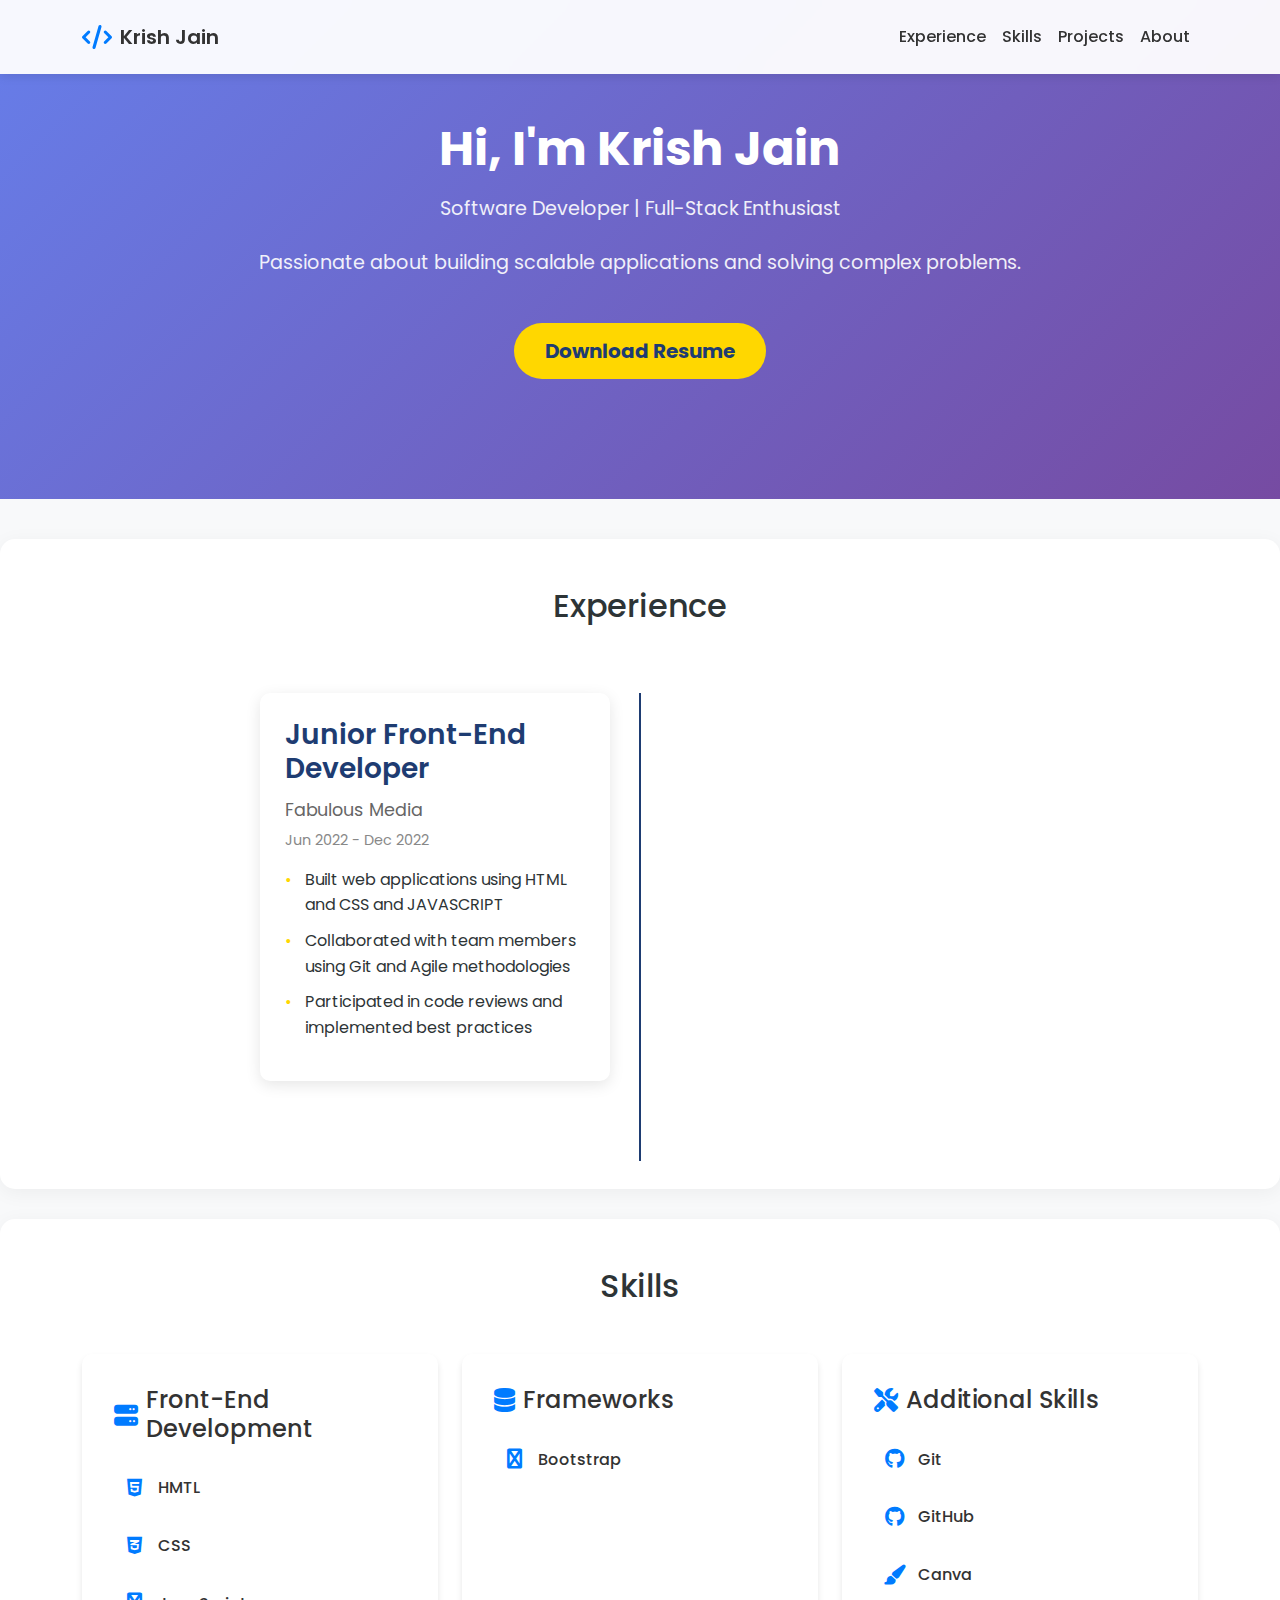
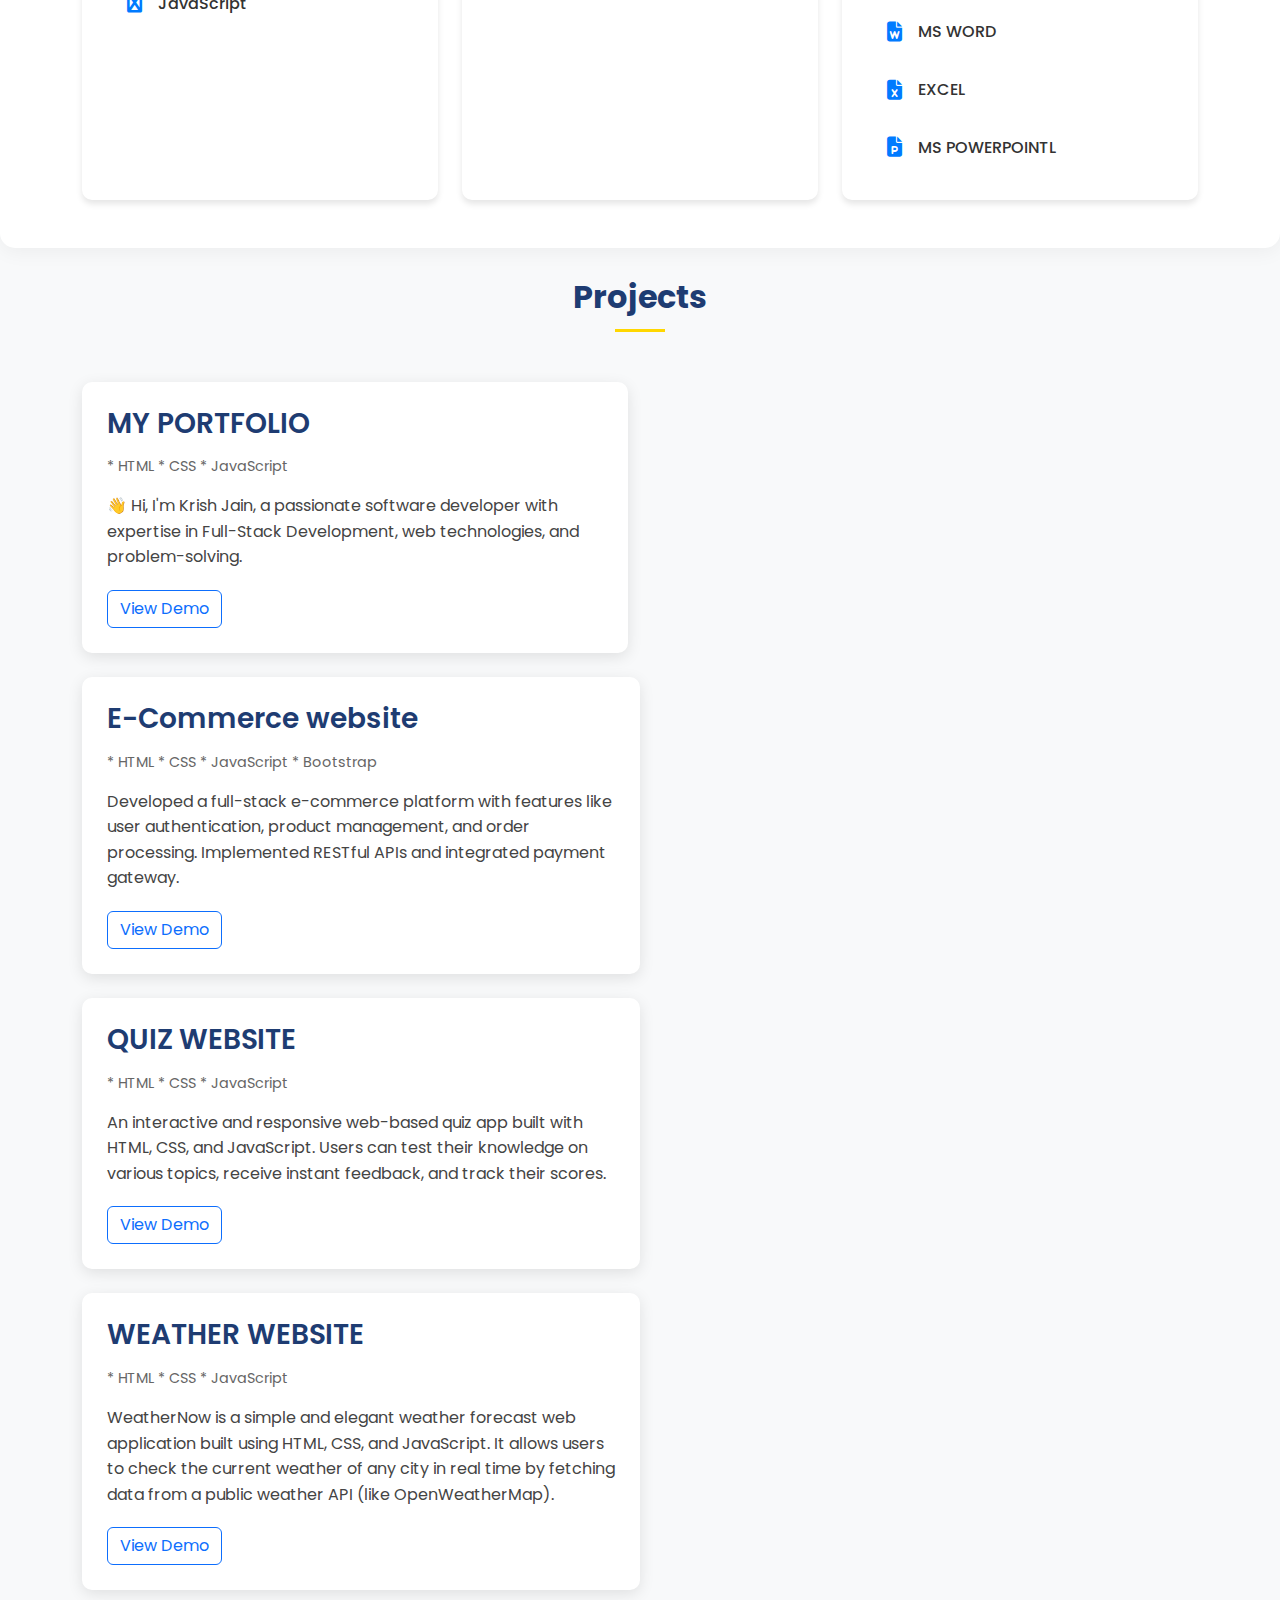
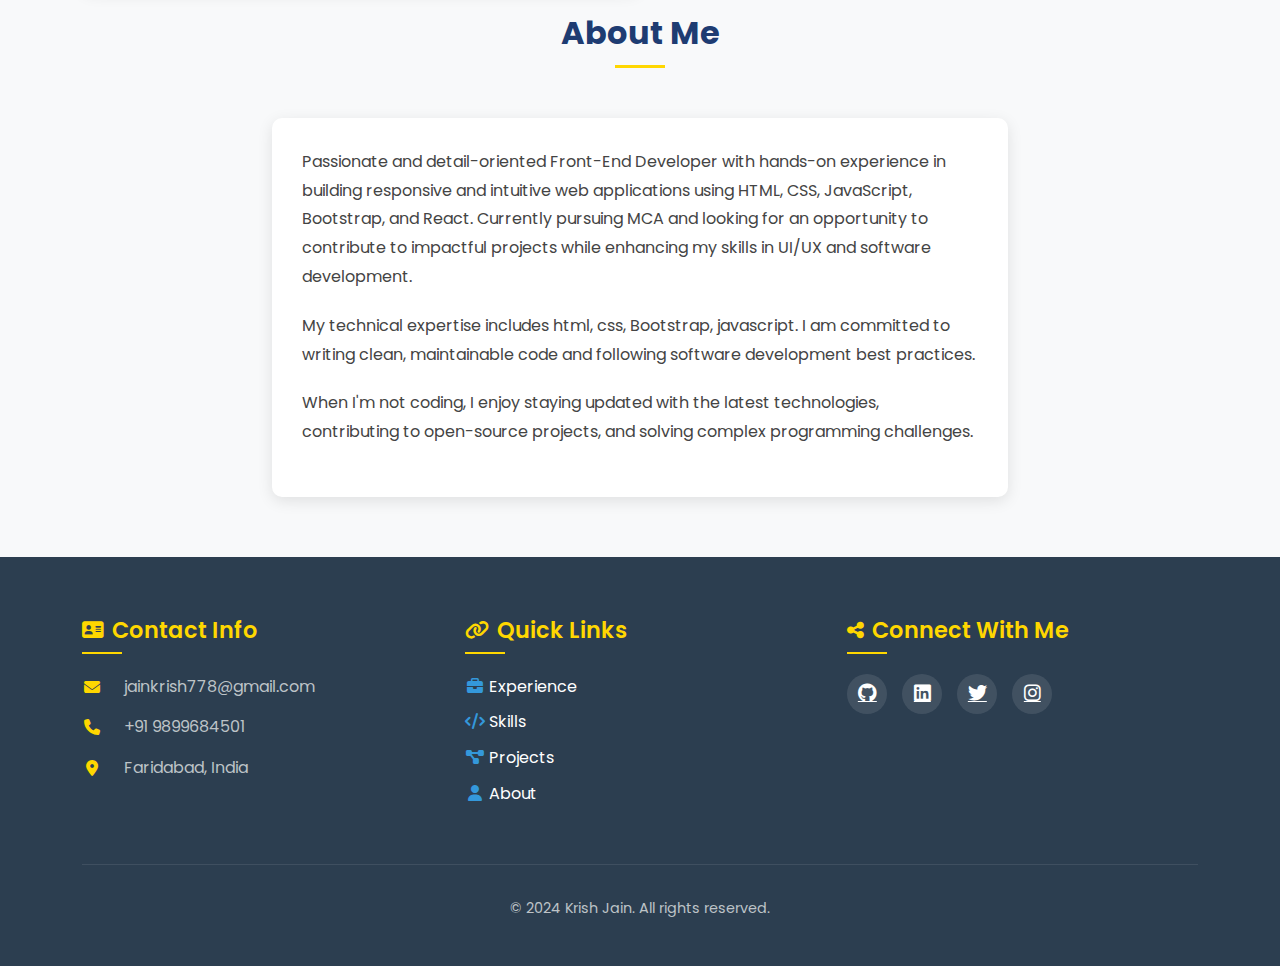
<file: index.html>
<!DOCTYPE html>
<html lang="en">
<head>
    <meta charset="UTF-8">
    <meta name="viewport" content="width=device-width, initial-scale=1.0">
    <meta name="description" content="Krish Jain - frontend Developer Enthusiast Portfolio">
    <meta name="keywords" content=" frontend Developer, Web Development, Software Developer">
    <title>Krish Jain - Portfolio</title>
    <link href="https://cdn.jsdelivr.net/npm/bootstrap@5.3.0/dist/css/bootstrap.min.css" rel="stylesheet">
    <link href="https://fonts.googleapis.com/css2?family=Poppins:wght@300;400;500;600;700&display=swap" rel="stylesheet">
    <link rel="stylesheet" href="https://cdnjs.cloudflare.com/ajax/libs/font-awesome/6.0.0/css/all.min.css">
    <link rel="stylesheet" href="style.css">
</head>

<body>
    <div id="header"></div>
    
    <div class="hero">
        <h1>Hi, I'm Krish Jain</h1>
        <p>Software Developer | Full-Stack Enthusiast</p>
        <p>Passionate about building scalable applications and solving complex problems.</p>
        <a href="/my-portfolio/krish_Jain.pdf" download="krish_Jain.pdf" class="btn btn-lg">Download Resume</a>
    </div>

    <div id="experience"></div>
    <div id="skills"></div>
    <div id="projects"></div>
    <div id="about"></div>
    <div id="footer"></div>
    
    <!-- Scroll to top button -->
    <div class="scroll-top">
        <i class="fas fa-arrow-up"></i>
    </div>

    <script>
        function loadComponent(id, file) {
            fetch(file)
                .then(response => response.text())
                .then(data => document.getElementById(id).innerHTML = data);
        }
    
        // Load all components
        loadComponent("header", "header.html");
        loadComponent("footer", "footer.html");
        loadComponent("experience", "experience.html");
        loadComponent("skills", "skills.html");
        loadComponent("projects", "projects.html");
        loadComponent("about", "about.html");
        
        // Scroll to top functionality
        document.addEventListener('DOMContentLoaded', function() {
            const scrollTopBtn = document.querySelector('.scroll-top');
            
            window.addEventListener('scroll', function() {
                if (window.pageYOffset > 300) {
                    scrollTopBtn.classList.add('visible');
                } else {
                    scrollTopBtn.classList.remove('visible');
                }
            });
            
            scrollTopBtn.addEventListener('click', function() {
                window.scrollTo({
                    top: 0,
                    behavior: 'smooth'
                });
            });
            
            // Add animation to project cards
            const projectCards = document.querySelectorAll('.project-card');
            
            const observer = new IntersectionObserver((entries) => {
                entries.forEach(entry => {
                    if (entry.isIntersecting) {
                        entry.target.style.opacity = '1';
                        entry.target.style.transform = 'translateY(0)';
                    }
                });
            }, { threshold: 0.1 });
            
            projectCards.forEach(card => {
                card.style.opacity = '0';
                card.style.transform = 'translateY(20px)';
                observer.observe(card);
            });
        });
    </script>
    <script src="https://cdn.jsdelivr.net/npm/bootstrap@5.3.0/dist/js/bootstrap.bundle.min.js"></script>
</body>
</html>
</file>
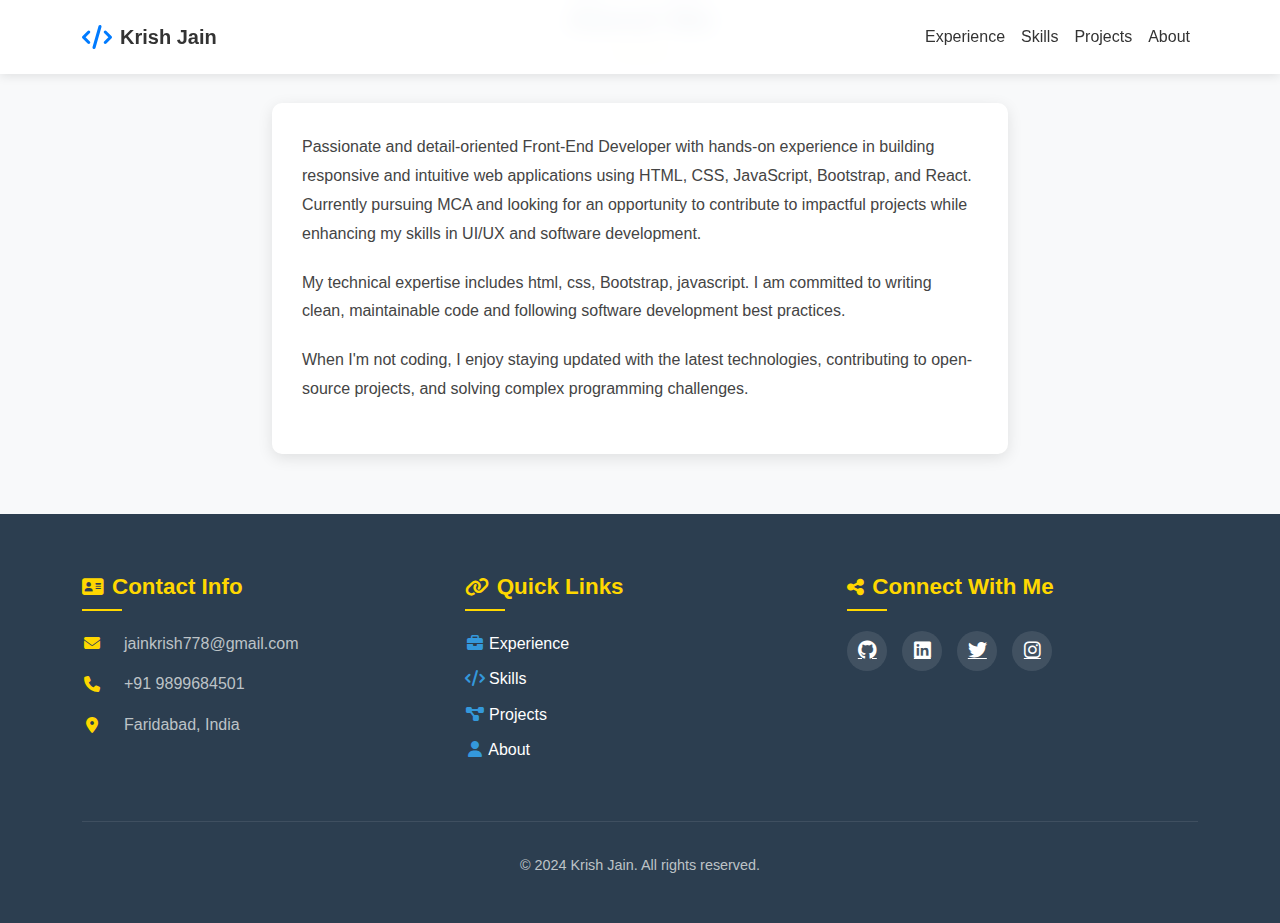
<file: about.html>
<!DOCTYPE html>
<html lang="en">

<head>
    <meta charset="UTF-8">
    <meta name="viewport" content="width=device-width, initial-scale=1.0">
    <title>About me</title>
</head>

<body>

    <div id="header"></div>
    <div class="container">
        <h2 class="section-title">About Me</h2>
        <div class="row">
            <div class="col-md-8 mx-auto">
                <div class="about-content">
                    <p>
                        Passionate and detail-oriented Front-End Developer with hands-on experience in building
                        responsive and intuitive web applications using HTML, CSS, JavaScript, Bootstrap, and React. Currently pursuing
                        MCA and looking for an opportunity to contribute to impactful projects while enhancing my skills in
                        UI/UX and software development. 
                    </p>
                    <p>
                        My technical expertise includes html, css, Bootstrap, javascript. I am committed to writing
                        clean, maintainable code and
                        following software development best practices.
                    </p>
                    <p>
                        When I'm not coding, I enjoy staying updated with the latest technologies,
                        contributing to open-source projects, and solving complex programming challenges.
                    </p>
                </div>
            </div>
        </div>
    </div>
    <div id="footer"></div>
    <script>
        // Function to load HTML files into elements
        function loadComponent(id, file) {
            fetch(file)
                .then(response => response.text())
                .then(data => document.getElementById(id).innerHTML = data);
        }

        // Load Header and Footer
        loadComponent("header", "header.html");
        loadComponent("footer", "footer.html");
    </script>
    <script src="https://cdn.jsdelivr.net/npm/bootstrap@5.3.0/dist/js/bootstrap.bundle.min.js"></script>
</body>

</html>
</file>
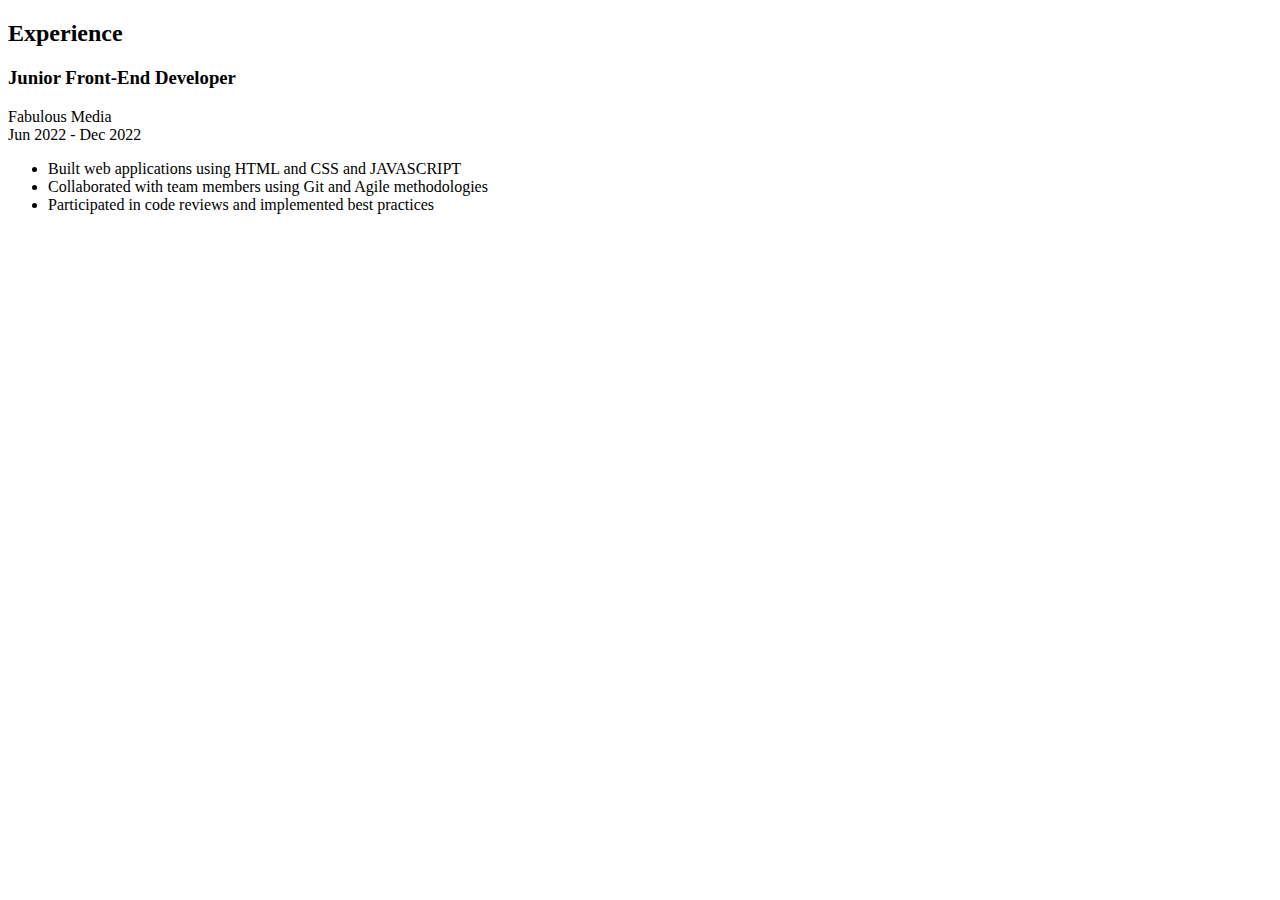
<file: experience.html>
<!DOCTYPE html>
<section id="experience" class="py-5">
    <div class="container">
        <h2 class="text-center mb-5">Experience</h2>
        <div class="timeline">
            <div class="timeline-item">
                <div class="timeline-content">
                    <h3>Junior Front-End Developer</h3>
                    <div class="company">Fabulous Media</div>
                    <div class="date">Jun 2022 - Dec 2022</div>
                    <ul class="achievements">
                        <li>Built web applications using HTML and CSS and JAVASCRIPT</li>
                        <li>Collaborated with team members using Git and Agile methodologies</li>
                        <li>Participated in code reviews and implemented best practices</li>
                    </ul>
                </div>
            </div>
        </div>
    </div>
</section>
</file>
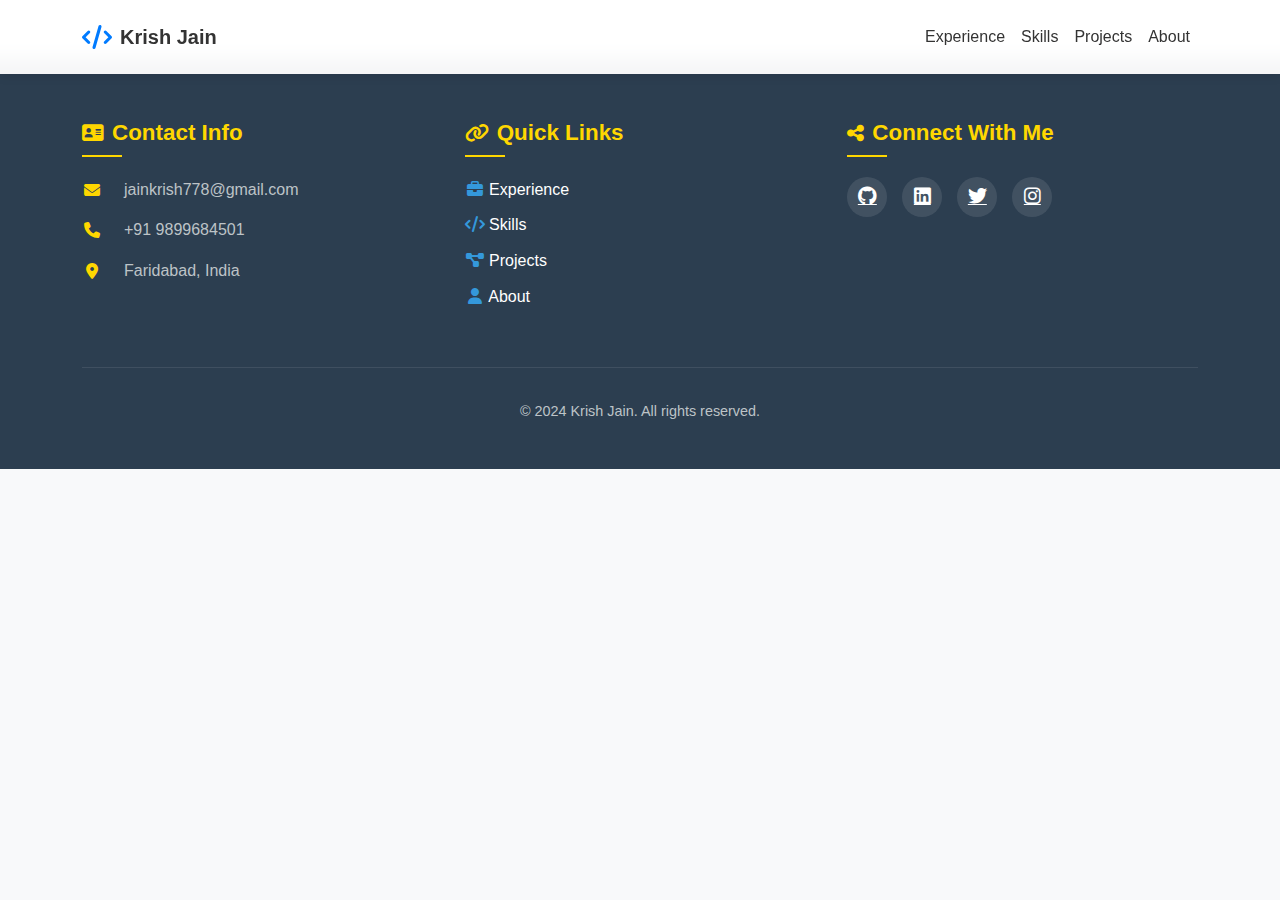
<file: footer.html>
<!DOCTYPE html>
<html lang="en">
<head>
    <meta charset="UTF-8">
    <meta name="viewport" content="width=device-width, initial-scale=1.0">
    <title>Contact me</title>
</head>
<body>
<header id="header"></header>

<footer class="footer">
    <div class="container">
        <div class="footer-content">
            <div class="footer-section">
                <h3><i class="fas fa-address-card"></i> Contact Info</h3>
                <div class="contact-info">
                    <p><i class="fas fa-envelope"></i> jainkrish778@gmail.com</p>
                    <p><i class="fas fa-phone"></i> +91 9899684501</p>
                    <p><i class="fas fa-map-marker-alt"></i> Faridabad, India</p>
                </div>
            </div>
            <div class="footer-section">
                <h3><i class="fas fa-link"></i> Quick Links</h3>
                <ul class="footer-links">
                    <li><a href="#experience"><i class="fas fa-briefcase"></i> Experience</a></li>
                    <li><a href="#skills"><i class="fas fa-code"></i> Skills</a></li>
                    <li><a href="#projects"><i class="fas fa-project-diagram"></i> Projects</a></li>
                    <li><a href="#about"><i class="fas fa-user"></i> About</a></li>
                </ul>
            </div>
            <div class="footer-section">
                <h3><i class="fas fa-share-alt"></i> Connect With Me</h3>
                <div class="social-links">
                    <a href="https://github.com/kkrishjain2004" target="_blank" title="GitHub"><i class="fab fa-github"></i></a>
                    <a href="https://www.linkedin.com/in/krish-jain-35b1a5228" target="_blank" title="LinkedIn"><i class="fab fa-linkedin"></i></a>
                    <a href="https://twitter.com/yourusername" target="_blank" title="Twitter"><i class="fab fa-twitter"></i></a>
                    <a href="https://instagram.com/yourusername" target="_blank" title="Instagram"><i class="fab fa-instagram"></i></a>
                </div>
            </div>
        </div>
        <div class="footer-bottom">
            <p>&copy; 2024 Krish Jain. All rights reserved.</p>
        </div>
    </div>
</footer>

<script>
    // Function to load HTML files into elements
    function loadComponent(id, file) {
        fetch(file)
            .then(response => response.text())
            .then(data => document.getElementById(id).innerHTML = data);
    }

    // Load Header and Footer
    loadComponent("header", "header.html");

    document.addEventListener('DOMContentLoaded', function() {
        const contactForm = document.getElementById('contactForm');
        
        if (contactForm) {
            contactForm.addEventListener('submit', function(e) {
                e.preventDefault();
                
                // Get form values
                const name = document.getElementById('name').value;
                const email = document.getElementById('email').value;
                const message = document.getElementById('message').value;
                
                // Here you would typically send this data to a server
                // For now, we'll just show a success message
                alert(`Thank you, ${name}! Your message has been sent.`);
                
                // Reset form
                contactForm.reset();
            });
        }
    });
</script>
<script src="https://cdn.jsdelivr.net/npm/bootstrap@5.3.0/dist/js/bootstrap.bundle.min.js"></script>
</body>
</html>
</file>
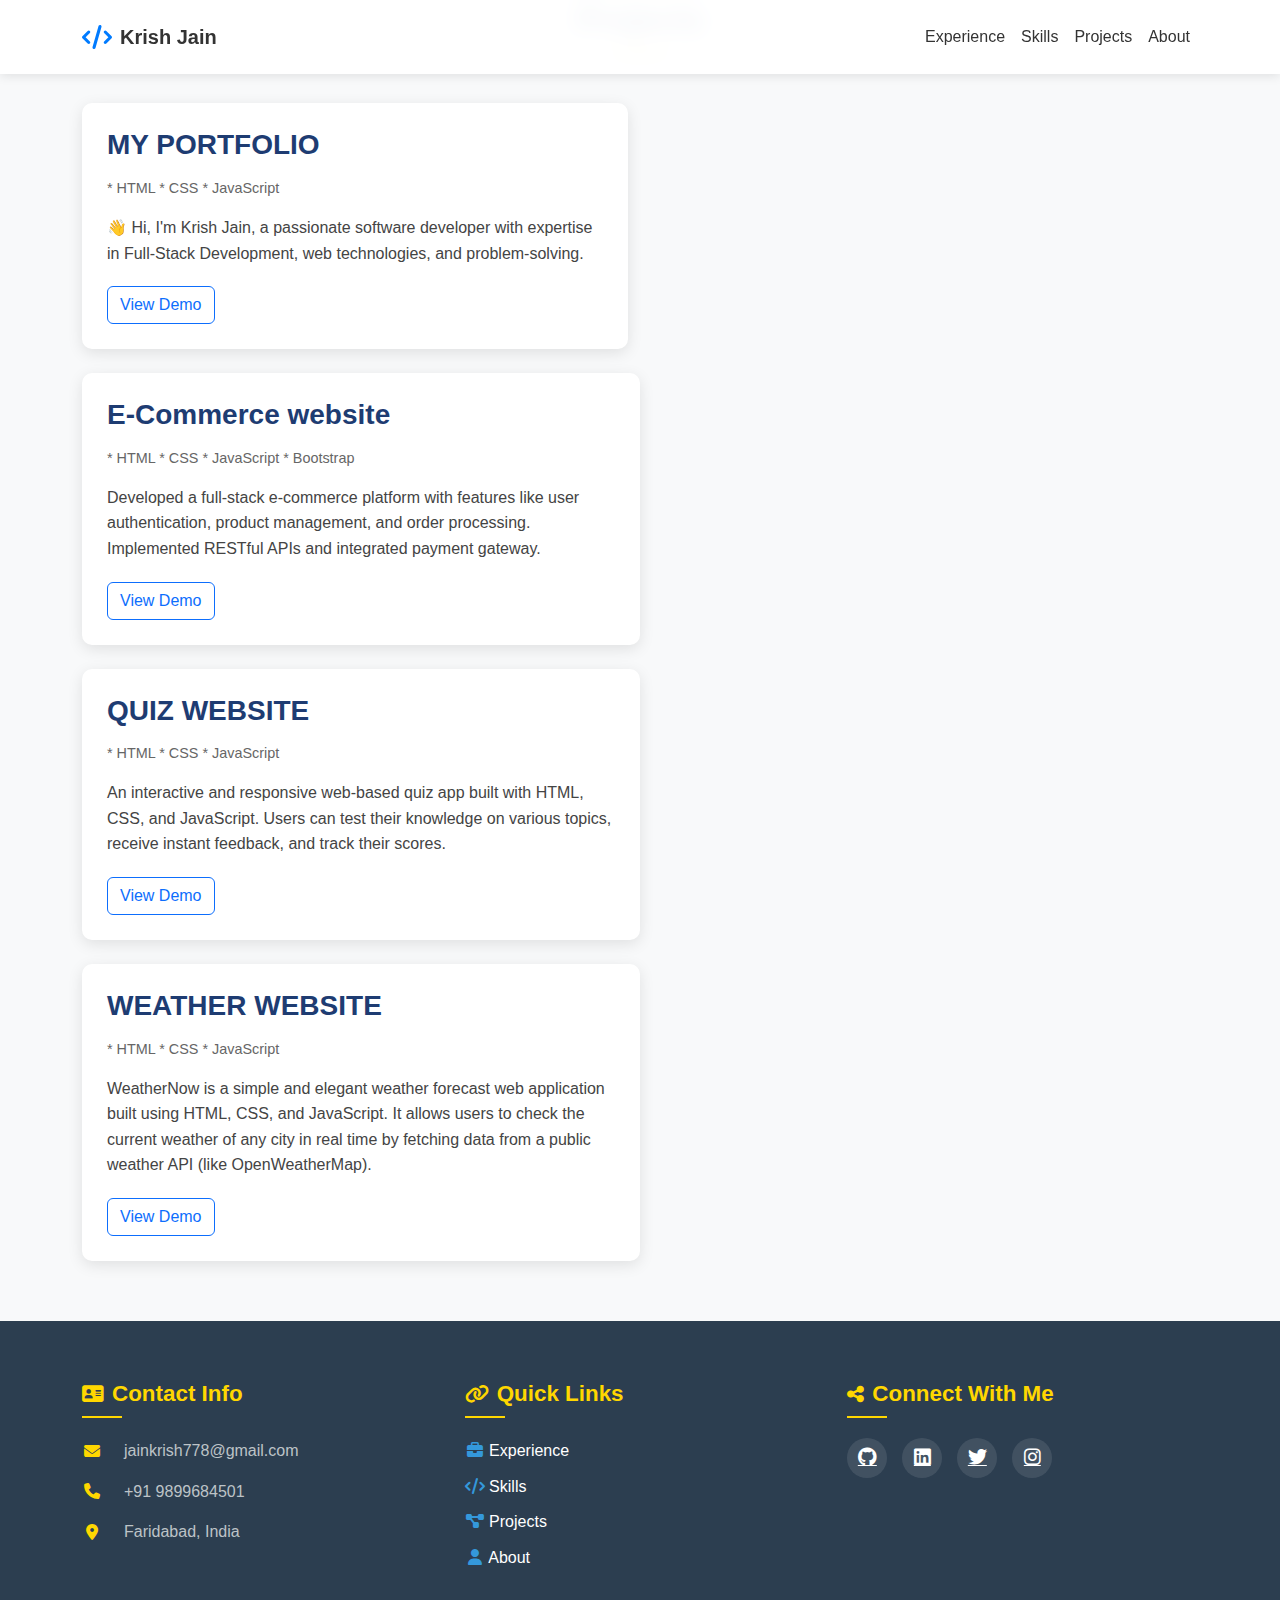
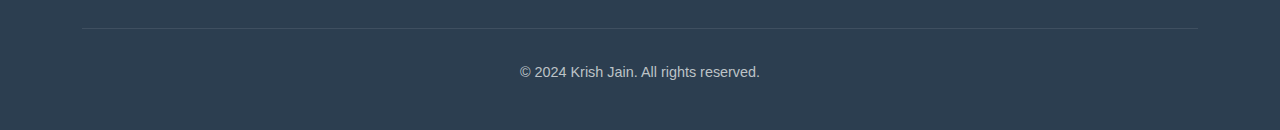
<file: projects.html>
<!DOCTYPE html>
<html lang="en">

<head>
    <meta charset="UTF-8">
    <meta name="viewport" content="width=device-width, initial-scale=1.0">
    <title>Projects</title>
</head>

<body>
    <div id="header"></div>
    <div class="container">
        <h2 class="section-title">Projects</h2>
        <div class="row">
              <div class="col-md-6 mb-4">
                    <div class="project-card">
                        <h3>MY PORTFOLIO</h3>
                        <p class="project-tech"> * HTML * CSS * JavaScript </p>
                        <p class="project-description">
                          👋 Hi, I'm Krish Jain, a passionate software developer with expertise in Full-Stack Development, web technologies, and problem-solving.
                        </p>
                        <div class="project-links">
                            <a href="https://my-portfolio-one-tau-82.vercel.app/" class="btn btn-outline-primary">View Demo</a>

                        </div>
                    </div>
                </div>  
            </div>
            <div class="col-md-6 mb-4">
                <div class="project-card">
                    <h3>E-Commerce website</h3>
                    <p class="project-tech"> * HTML * CSS * JavaScript * Bootstrap</p>
                    <p class="project-description">
                        Developed a full-stack e-commerce platform with features like user authentication,
                        product management, and order processing. Implemented RESTful APIs and
                        integrated payment gateway.
                    </p>
                    <div class="project-links">
                        <a href="https://websolutionshub.in/" class="btn btn-outline-primary">View Demo</a>

                    </div>
                </div>
            </div>
                <div class="col-md-6 mb-4">
                    <div class="project-card">
                        <h3>QUIZ WEBSITE</h3>
                        <p class="project-tech"> * HTML * CSS * JavaScript </p>
                        <p class="project-description">
                            An interactive and responsive web-based quiz app built with HTML, CSS, and JavaScript. Users can test their knowledge on various topics, receive instant feedback, and track their scores.
                        </p>
                        <div class="project-links">
                            <a href="https://quizweb-nine.vercel.app/" class="btn btn-outline-primary">View Demo</a>

                        </div>
                    </div>
                </div>
              <div class="col-md-6 mb-4">
                    <div class="project-card">
                        <h3>WEATHER WEBSITE</h3>
                        <p class="project-tech"> * HTML * CSS * JavaScript </p>
                        <p class="project-description">
                           WeatherNow is a simple and elegant weather forecast web application built using HTML, CSS, and JavaScript. It allows users to check the current weather of any city in real time by fetching data from a public weather API (like OpenWeatherMap).
                        </p>
                        <div class="project-links">
                            <a href="https://wheatherweb-flame.vercel.app/" class="btn btn-outline-primary">View Demo</a>

                        </div>
                    </div>
                </div>  
            </div>
        </div>
        <div id="footer"></div>
        <script>
            // Function to load HTML files into elements
            function loadComponent(id, file) {
                fetch(file)
                    .then(response => response.text())
                    .then(data => document.getElementById(id).innerHTML = data);
            }

            // Load Header and Footer
            loadComponent("header", "header.html");
            loadComponent("footer", "footer.html");
        </script>
        <script src="https://cdn.jsdelivr.net/npm/bootstrap@5.3.0/dist/js/bootstrap.bundle.min.js"></script>
</body>

</html>
</file>
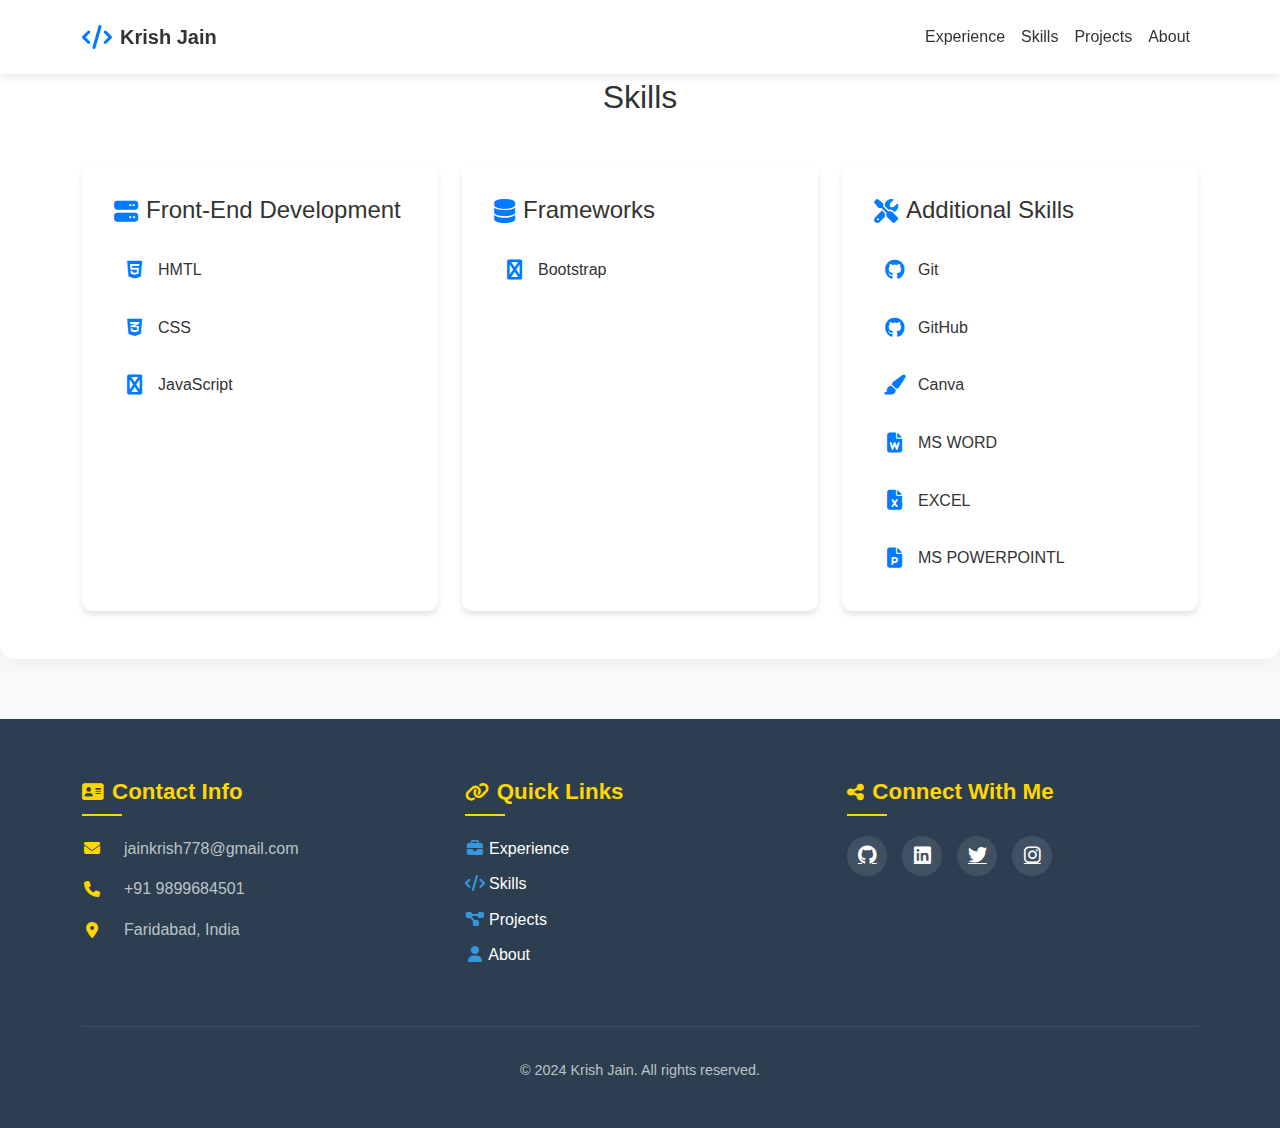
<file: skills.html>
<!DOCTYPE html>
<html lang="en">
<head>
    <meta charset="UTF-8">
    <meta name="viewport" content="width=device-width, initial-scale=1.0">
    <title>Skills</title>
</head>
<body>
    
    <div id="header"></div>
    <section id="skills" class="py-5">
        <div class="container">
            <h2 class="text-center mb-5">Skills</h2>
            <div class="row g-4">
                <!-- Backend Development -->
                <div class="col-md-4">
                    <div class="skill-category">
                        <h3><i class="fas fa-server"></i> Front-End Development</h3>
                        <div class="skill-list">
                            <div class="skill-item">
                                <i class="fab fa-html5"></i>
                                <span>HMTL</span>
                            </div>
                            <div class="skill-item">
                               <i class="fab fa-css3-alt"></i>
                                <span>CSS</span>
                            </div>
                            <div class="skill-item">
                                <i class="fas fa-js"></i>
                                <span>JavaScript</span>
                            </div>
                        </div>
                    </div>
                </div>

                <!-- Database & Tools -->
                <div class="col-md-4">
                    <div class="skill-category">
                        <h3><i class="fas fa-database"></i>  Frameworks</h3>
                        <div class="skill-list">
                            <div class="skill-item">
                                <i class="fas fa-bootstrap"></i>
                                <span>Bootstrap</span>
                            </div>
                        </div>
                    </div>
                </div>

                <!-- Additional Skills -->
                <div class="col-md-4">
                    <div class="skill-category">
                        <h3><i class="fas fa-tools"></i> Additional Skills</h3>
                        <div class="skill-list">
                            <div class="skill-item">
                                <i class="fab fa-github"></i>
                                <span>Git</span>
                            </div>
                            <div class="skill-item">
                                <i class="fab fa-github"></i>
                                <span>GitHub</span>
                            </div>
                            <div class="skill-item">
                               <i class="fas fa-paint-brush"></i> 
                                <span>Canva</span>
                            </div>
                            <div class="skill-item">
                                <i class="fas fa-file-word"></i>
                                <span>MS WORD</span>
                            </div>
                            <div class="skill-item">
                                <i class="fas fa-file-excel"></i>
                                <span>EXCEL</span>
                            </div>
                            <div class="skill-item">
                                <i class="fas fa-file-powerpoint"></i>
                                <span>MS POWERPOINTL</span>
                            </div>
                        </div>
                    </div>
                </div>
            </div>
        </div>
    </section>
    
    <div id="footer"></div>
    
    <script>
        // Function to load HTML files into elements
        function loadComponent(id, file) {
            fetch(file)
            .then(response => response.text())
            .then(data => document.getElementById(id).innerHTML = data);
        }
        
        // Load Header and Footer
        loadComponent("header", "header.html");
        loadComponent("footer", "footer.html");
    </script>
    <script src="https://cdn.jsdelivr.net/npm/bootstrap@5.3.0/dist/js/bootstrap.bundle.min.js"></script>
    <script>
        // Animate skill progress bars when they come into view
        document.addEventListener('DOMContentLoaded', function() {
            const progressBars = document.querySelectorAll('.progress-bar');
            
            // Set initial width to 0
            progressBars.forEach(bar => {
                const width = bar.style.width;
                bar.style.width = '0';
                
                // Store the target width as a data attribute
                bar.setAttribute('data-width', width);
            });
            
            // Function to check if element is in viewport
            function isInViewport(element) {
                const rect = element.getBoundingClientRect();
                return (
                    rect.top >= 0 &&
                    rect.left >= 0 &&
                    rect.bottom <= (window.innerHeight || document.documentElement.clientHeight) &&
                    rect.right <= (window.innerWidth || document.documentElement.clientWidth)
                );
            }
            
            // Function to animate progress bars
            function animateProgressBars() {
                progressBars.forEach(bar => {
                    if (isInViewport(bar) && bar.style.width === '0px') {
                        const targetWidth = bar.getAttribute('data-width');
                        bar.style.width = targetWidth;
                    }
                });
            }
            
            // Run on scroll
            window.addEventListener('scroll', animateProgressBars);
            
            // Run once on load
            animateProgressBars();
        });
    </script>
</body>
</html>
</file>
<file: style.css>
body {
    font-family: 'Poppins', sans-serif;
    background-color: #f8f9fa;
    color: #2d3436;
    line-height: 1.6;
}

.navbar {
    background: rgba(255, 255, 255, 0.95);
    backdrop-filter: blur(10px);
    box-shadow: 0 2px 10px rgba(0, 0, 0, 0.1);
    padding: 1rem 0;
    transition: all 0.3s ease;
}

.navbar-dark .navbar-nav .nav-link {
    color: #fff;
    font-weight: 500;
    transition: color 0.3s ease;
}

.navbar-dark .navbar-nav .nav-link:hover {
    color: #ffd700;
}

.navbar-dark .navbar-brand {
    font-weight: bold;
    color: #fff;
    font-size: 1.5rem;
}

.hero {
    background: linear-gradient(135deg, #667eea, #764ba2);
    color: white;
    text-align: center;
    padding: 120px 20px;
    margin-bottom: 40px;
}

.hero h1 {
    font-size: 3rem;
    margin-bottom: 1rem;
    font-weight: 700;
}

.hero p {
    font-size: 1.2rem;
    margin-bottom: 1.5rem;
    opacity: 0.9;
}

.hero .btn {
    margin-top: 20px;
    background-color: #ffd700;
    color: #1e3c72;
    font-weight: bold;
    padding: 12px 30px;
    border-radius: 30px;
    transition: transform 0.3s ease;
}

.hero .btn:hover {
    transform: translateY(-2px);
    box-shadow: 0 4px 15px rgba(0,0,0,0.2);
}

section {
    padding: 80px 20px;
    background: #ffffff;
    margin: 30px 0;
    border-radius: 15px;
    box-shadow: 0 4px 20px rgba(0,0,0,0.05);
}

.section-title {
    text-align: center;
    margin-bottom: 50px;
    color: #1e3c72;
    font-weight: 700;
    position: relative;
    padding-bottom: 15px;
}

.section-title:after {
    content: '';
    position: absolute;
    bottom: 0;
    left: 50%;
    transform: translateX(-50%);
    width: 50px;
    height: 3px;
    background: #ffd700;
}

/* Experience Timeline Styles */
.timeline {
    position: relative;
    max-width: 800px;
    margin: 0 auto;
    padding: 20px;
}

.timeline:before {
    content: '';
    position: absolute;
    left: 50%;
    transform: translateX(-50%);
    width: 2px;
    height: 100%;
    background: #1e3c72;
}

.timeline-item {
    margin-bottom: 40px;
    position: relative;
}

.timeline-content {
    background: #fff;
    padding: 25px;
    border-radius: 10px;
    box-shadow: 0 4px 15px rgba(0,0,0,0.1);
    position: relative;
    width: calc(50% - 30px);
    margin-left: auto;
}

.timeline-item:nth-child(odd) .timeline-content {
    margin-left: 0;
    margin-right: auto;
}

.timeline-content h3 {
    color: #1e3c72;
    margin-bottom: 10px;
    font-weight: 600;
}

.timeline-content .company {
    color: #666;
    font-size: 1.1rem;
    margin-bottom: 5px;
}

.timeline-content .date {
    color: #888;
    font-size: 0.9rem;
    margin-bottom: 15px;
}

.achievements {
    list-style-type: none;
    padding-left: 0;
}

.achievements li {
    margin-bottom: 10px;
    padding-left: 20px;
    position: relative;
}

.achievements li:before {
    content: '•';
    color: #ffd700;
    position: absolute;
    left: 0;
}

.footer {
    background: #2c3e50;
    color: #ecf0f1;
    padding: 4rem 0 2rem;
    margin-top: 4rem;
}

.footer-content {
    display: grid;
    grid-template-columns: repeat(3, 1fr);
    gap: 2rem;
    margin-bottom: 3rem;
}

.footer-section h3 {
    color: #3498db;
    font-size: 1.4rem;
    margin-bottom: 1.5rem;
    display: flex;
    align-items: center;
    gap: 0.5rem;
}

.footer-section h3 i {
    font-size: 1.2rem;
}

.contact-info p {
    display: flex;
    align-items: center;
    gap: 0.75rem;
    margin-bottom: 1rem;
    color: #bdc3c7;
    transition: color 0.3s ease;
}

.contact-info p:hover {
    color: #3498db;
}

.contact-info i {
    color: #3498db;
    width: 20px;
    text-align: center;
}

.footer-links {
    list-style: none;
    padding: 0;
    margin: 0;
}

.footer-links li {
    margin-bottom: 0.75rem;
}

.footer-links a {
    color: #bdc3c7;
    text-decoration: none;
    transition: all 0.3s ease;
    display: flex;
    align-items: center;
    gap: 0.5rem;
}

.footer-links a i {
    color: #3498db;
    width: 20px;
    text-align: center;
}

.footer-links a:hover {
    color: #3498db;
    transform: translateX(5px);
}

.social-links {
    display: flex;
    gap: 1rem;
}

.social-links a {
    display: flex;
    align-items: center;
    justify-content: center;
    width: 40px;
    height: 40px;
    border-radius: 50%;
    background: rgba(52, 152, 219, 0.1);
    color: #3498db;
    transition: all 0.3s ease;
}

.social-links a:hover {
    background: #3498db;
    color: #fff;
    transform: translateY(-5px);
}

.footer-bottom {
    text-align: center;
    padding-top: 2rem;
    border-top: 1px solid rgba(236, 240, 241, 0.1);
    color: #bdc3c7;
    font-size: 0.9rem;
}

@media (max-width: 768px) {
    .footer-content {
        grid-template-columns: 1fr;
        gap: 2rem;
    }
    
    .footer-section {
        text-align: center;
    }
    
    .footer-section h3 {
        justify-content: center;
    }
    
    .contact-info p {
        justify-content: center;
    }
    
    .footer-links a {
        justify-content: center;
    }
    
    .social-links {
        justify-content: center;
    }
}

.tech-logos {
    display: flex;
    flex-wrap: wrap;
    justify-content: center;
    gap: 20px;
    margin-top: 30px;
}

.tech-logos img {
    width: 80px;
    height: 80px;
    object-fit: contain;
    transition: transform 0.3s ease;
}

.tech-logos img:hover {
    transform: translateY(-5px);
}

@media (max-width: 768px) {
    .timeline:before {
        left: 0;
    }
    
    .timeline-content {
        width: calc(100% - 30px);
        margin-left: 30px;
    }
    
    .timeline-item:nth-child(odd) .timeline-content {
        margin-left: 30px;
        margin-right: 0;
    }
    
    .hero h1 {
        font-size: 2.5rem;
    }
    
    .navbar {
        padding: 0.75rem 0;
    }
    
    .footer {
        padding: 2rem 0 1rem;
    }
    
    .footer h3 {
        margin-top: 1.5rem;
    }
}

/* Project Cards */
.project-card {
    background: #fff;
    padding: 25px;
    border-radius: 10px;
    box-shadow: 0 4px 15px rgba(0,0,0,0.1);
    height: 100%;
    transition: transform 0.3s ease;
}

.project-card:hover {
    transform: translateY(-5px);
}

.project-card h3 {
    color: #1e3c72;
    margin-bottom: 15px;
    font-weight: 600;
}

.project-tech {
    color: #666;
    font-size: 0.9rem;
    margin-bottom: 15px;
}

.project-description {
    color: #444;
    margin-bottom: 20px;
    line-height: 1.6;
}

.project-links {
    margin-top: auto;
}

.project-links .btn {
    margin-right: 10px;
}

/* Skill Categories */
.skill-category {
    background: #fff;
    padding: 2rem;
    border-radius: 10px;
    box-shadow: 0 4px 6px rgba(0, 0, 0, 0.1);
    height: 100%;
    transition: transform 0.3s ease;
}

.skill-category:hover {
    transform: translateY(-5px);
}

.skill-category h3 {
    color: #333;
    margin-bottom: 1.5rem;
    font-size: 1.5rem;
    display: flex;
    align-items: center;
    gap: 0.5rem;
}

.skill-category h3 i {
    color: #007bff;
}

.skill-list {
    display: flex;
    flex-direction: column;
    gap: 1rem;
}

.skill-item {
    display: flex;
    align-items: center;
    gap: 0.75rem;
    padding: 0.5rem;
    border-radius: 5px;
    transition: background-color 0.3s ease;
}

.skill-item:hover {
    background-color: #f8f9fa;
}

.skill-item i {
    font-size: 1.25rem;
    color: #007bff;
    width: 24px;
    text-align: center;
}

.skill-item span {
    color: #333;
    font-size: 1rem;
    font-weight: 500;
}

@media (max-width: 768px) {
    .skill-category {
        margin-bottom: 1.5rem;
    }
}

/* About Content */
.about-content {
    background: #fff;
    padding: 30px;
    border-radius: 10px;
    box-shadow: 0 4px 15px rgba(0,0,0,0.1);
}

.about-content p {
    margin-bottom: 20px;
    line-height: 1.8;
    color: #444;
}

/* Responsive Adjustments */
@media (max-width: 768px) {
    .project-card, .skill-category, .about-content {
        margin-bottom: 20px;
    }
    
    .skill-category {
        margin-bottom: 30px;
    }
}

/* Dark Theme Styles */
body.dark-theme {
    background-color: #121212;
    color: #e0e0e0;
}

body.dark-theme .navbar {
    background: linear-gradient(135deg, #0a1a3a, #1a3a6a);
}

body.dark-theme .hero {
    background: linear-gradient(135deg, #3a4a7a, #5a3a7a);
}

body.dark-theme section,
body.dark-theme .project-card,
body.dark-theme .skill-category,
body.dark-theme .about-content,
body.dark-theme .timeline-content {
    background: #1e1e1e;
    box-shadow: 0 4px 15px rgba(0,0,0,0.3);
}

body.dark-theme .section-title {
    color: #e0e0e0;
}

body.dark-theme .section-title:after {
    background: #ffd700;
}

body.dark-theme .project-card h3,
body.dark-theme .skill-category h3,
body.dark-theme .timeline-content h3 {
    color: #e0e0e0;
}

body.dark-theme .project-tech,
body.dark-theme .project-description,
body.dark-theme .skill-list li,
body.dark-theme .about-content p,
body.dark-theme .timeline-content .company,
body.dark-theme .timeline-content .date,
body.dark-theme .achievements li {
    color: #b0b0b0;
}

body.dark-theme .footer {
    background: linear-gradient(135deg, #0a1a3a, #1a3a6a);
}

/* Improved Header Styles */
.navbar-brand {
    display: flex;
    align-items: center;
    gap: 0.5rem;
    font-weight: 600;
    color: #333;
}

.navbar-brand i {
    color: #007bff;
    font-size: 1.5rem;
}

.nav-link {
    color: #333;
    font-weight: 500;
    padding: 0.5rem 1rem;
    transition: color 0.3s ease;
    position: relative;
}

.nav-link:after {
    content: '';
    position: absolute;
    width: 0;
    height: 2px;
    bottom: 0;
    left: 50%;
    background-color: #007bff;
    transition: all 0.3s ease;
    transform: translateX(-50%);
}

.nav-link:hover:after,
.nav-link.active:after {
    width: 80%;
}

.nav-link:hover,
.nav-link.active {
    color: #007bff;
}

#theme-toggle {
    border-radius: 50%;
    width: 36px;
    height: 36px;
    display: flex;
    align-items: center;
    justify-content: center;
    margin-left: 10px;
    transition: all 0.3s ease;
}

#theme-toggle:hover {
    transform: rotate(15deg);
}

/* Improved Footer Styles */
.footer {
    padding: 60px 0 30px;
    margin-top: 60px;
}

.footer h3 {
    color: #ffd700;
    margin-bottom: 20px;
    font-weight: 600;
    position: relative;
    padding-bottom: 10px;
}

.footer h3:after {
    content: '';
    position: absolute;
    bottom: 0;
    left: 0;
    width: 40px;
    height: 2px;
    background: #ffd700;
}

.contact-info p {
    margin-bottom: 15px;
    display: flex;
    align-items: center;
}

.contact-info i {
    margin-right: 10px;
    color: #ffd700;
    width: 20px;
}

.footer-links {
    list-style: none;
    padding: 0;
}

.footer-links li {
    margin-bottom: 10px;
}

.footer-links a {
    color: #fff;
    text-decoration: none;
    transition: all 0.3s ease;
    display: inline-block;
}

.footer-links a:hover {
    color: #ffd700;
    transform: translateX(5px);
}

.social-links {
    display: flex;
    gap: 15px;
}

.social-links a {
    display: flex;
    align-items: center;
    justify-content: center;
    width: 40px;
    height: 40px;
    border-radius: 50%;
    background: rgba(255, 255, 255, 0.1);
    color: #fff;
    font-size: 1.2rem;
    transition: all 0.3s ease;
}

.social-links a:hover {
    background: #ffd700;
    color: #1e3c72;
    transform: translateY(-5px);
}

.contact-form {
    background: rgba(255, 255, 255, 0.1);
    padding: 30px;
    border-radius: 10px;
}

.contact-form h3 {
    text-align: center;
    margin-bottom: 25px;
}

.contact-form .form-control {
    background: rgba(255, 255, 255, 0.1);
    border: none;
    border-radius: 5px;
    padding: 12px;
    color: #fff;
    margin-bottom: 15px;
}

.contact-form .form-control::placeholder {
    color: rgba(255, 255, 255, 0.7);
}

.contact-form .form-control:focus {
    background: rgba(255, 255, 255, 0.15);
    box-shadow: none;
    color: #fff;
}

.contact-form .btn-primary {
    background: #ffd700;
    color: #1e3c72;
    border: none;
    padding: 10px 25px;
    font-weight: 600;
    transition: all 0.3s ease;
}

.contact-form .btn-primary:hover {
    background: #fff;
    transform: translateY(-3px);
}

.copyright {
    margin-top: 30px;
    font-size: 0.9rem;
    opacity: 0.8;
}

/* Animation for project cards */
@keyframes fadeInUp {
    from {
        opacity: 0;
        transform: translateY(20px);
    }
    to {
        opacity: 1;
        transform: translateY(0);
    }
}

.project-card {
    animation: fadeInUp 0.6s ease-out forwards;
}

.project-card:nth-child(2) {
    animation-delay: 0.2s;
}

/* Skill progress bars */
.skill-progress {
    margin-bottom: 20px;
}

.skill-name {
    display: flex;
    justify-content: space-between;
    margin-bottom: 5px;
}

.progress {
    height: 8px;
    background-color: rgba(255, 255, 255, 0.1);
    border-radius: 4px;
    overflow: hidden;
}

.progress-bar {
    background: linear-gradient(90deg, #ffd700, #ff9800);
    transition: width 1.5s ease-in-out;
}

/* Scroll to top button */
.scroll-top {
    position: fixed;
    bottom: 30px;
    right: 30px;
    width: 40px;
    height: 40px;
    background: #1e3c72;
    color: #fff;
    border-radius: 50%;
    display: flex;
    align-items: center;
    justify-content: center;
    cursor: pointer;
    opacity: 0;
    transition: all 0.3s ease;
    z-index: 1000;
}

.scroll-top.visible {
    opacity: 1;
}

.scroll-top:hover {
    background: #ffd700;
    color: #1e3c72;
    transform: translateY(-5px);
}
</file>
